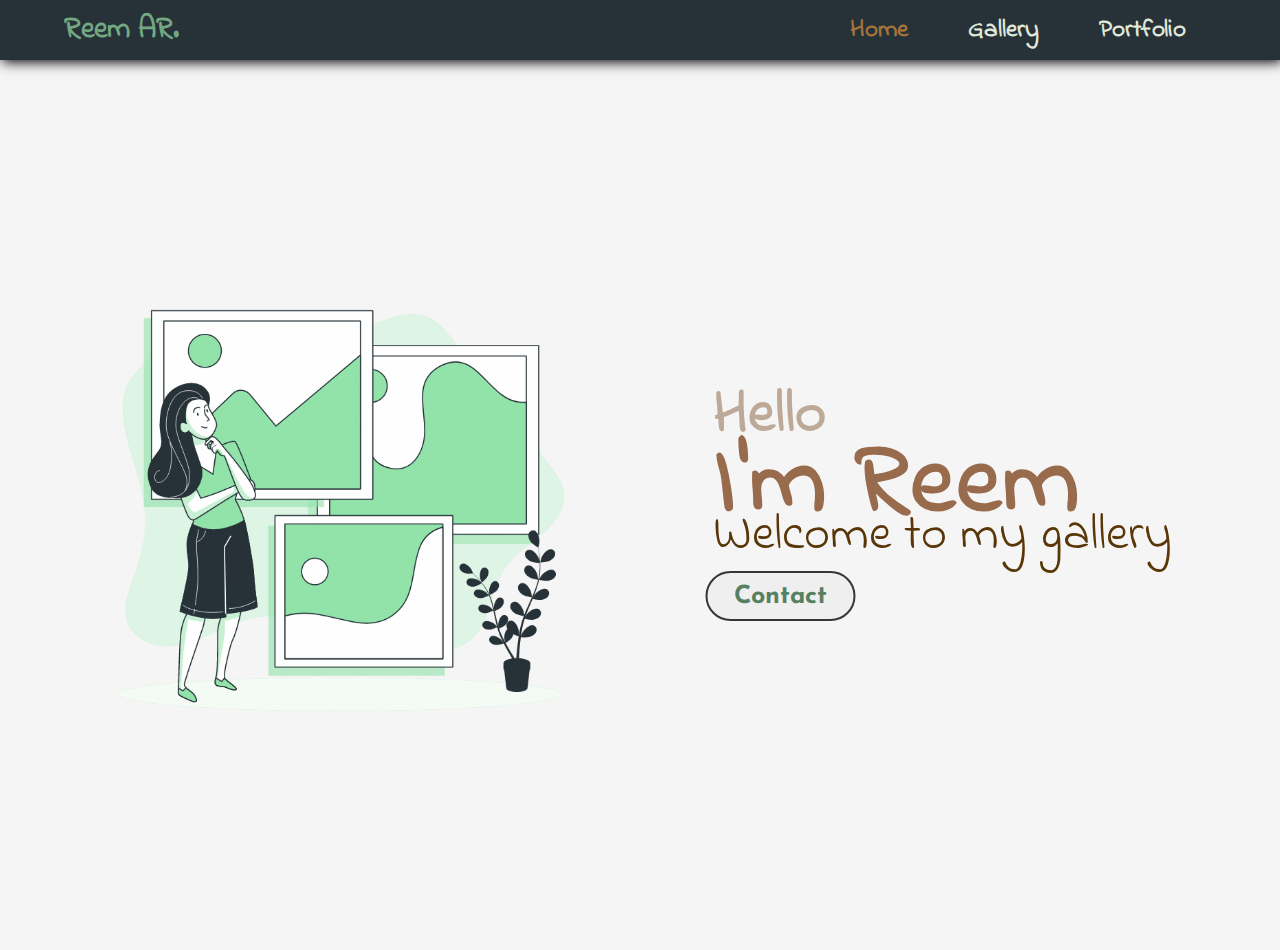
<file: index.html>
<!DOCTYPE html>
<html lang="en">

<head>
    <link rel="stylesheet" type="text/css" href="index.css">
    <meta charset="UTF-8">
    <meta name="viewport" content="width=device-width, initial-scale=1.0">
    <link href="https://fonts.googleapis.com/css2?family=Indie+Flower&display=swap" rel="stylesheet">
    <link rel="preconnect" href="https://fonts.gstatic.com">
    <link href="https://fonts.googleapis.com/css2?family=Josefin+Sans&display=swap" rel="stylesheet">
    <meta name="viewport" content="width=device-width, initial-scale=1.0">

    <meta http-equiv="X-UA-Compatible" content="ie=edge" />

    <title>My Website</title>

</head>

<body>
    <section>
        <nav>
            <a href="index.html" class="logo"> Reem AR.</a>
            <ul>
                <li> <a href="index.html" class="active"> Home</a></li>
                <li> <a href="gallery.html"> Gallery</a></li>
                <li> <a href="portfolio.html"> Portfolio</a></li>
            </ul>
        </nav>

        <div class="text-container">
            <p>Hello</p>
            <p>I'm Reem</p>
            <p>Welcome to my gallery</p>
            <a href="contact.html"><button class="contact"> Contact</button></a>


        </div>

        <img src="img/Photos.gif" class="model" alt="model">
    </section>

</body>

</html>
</file>
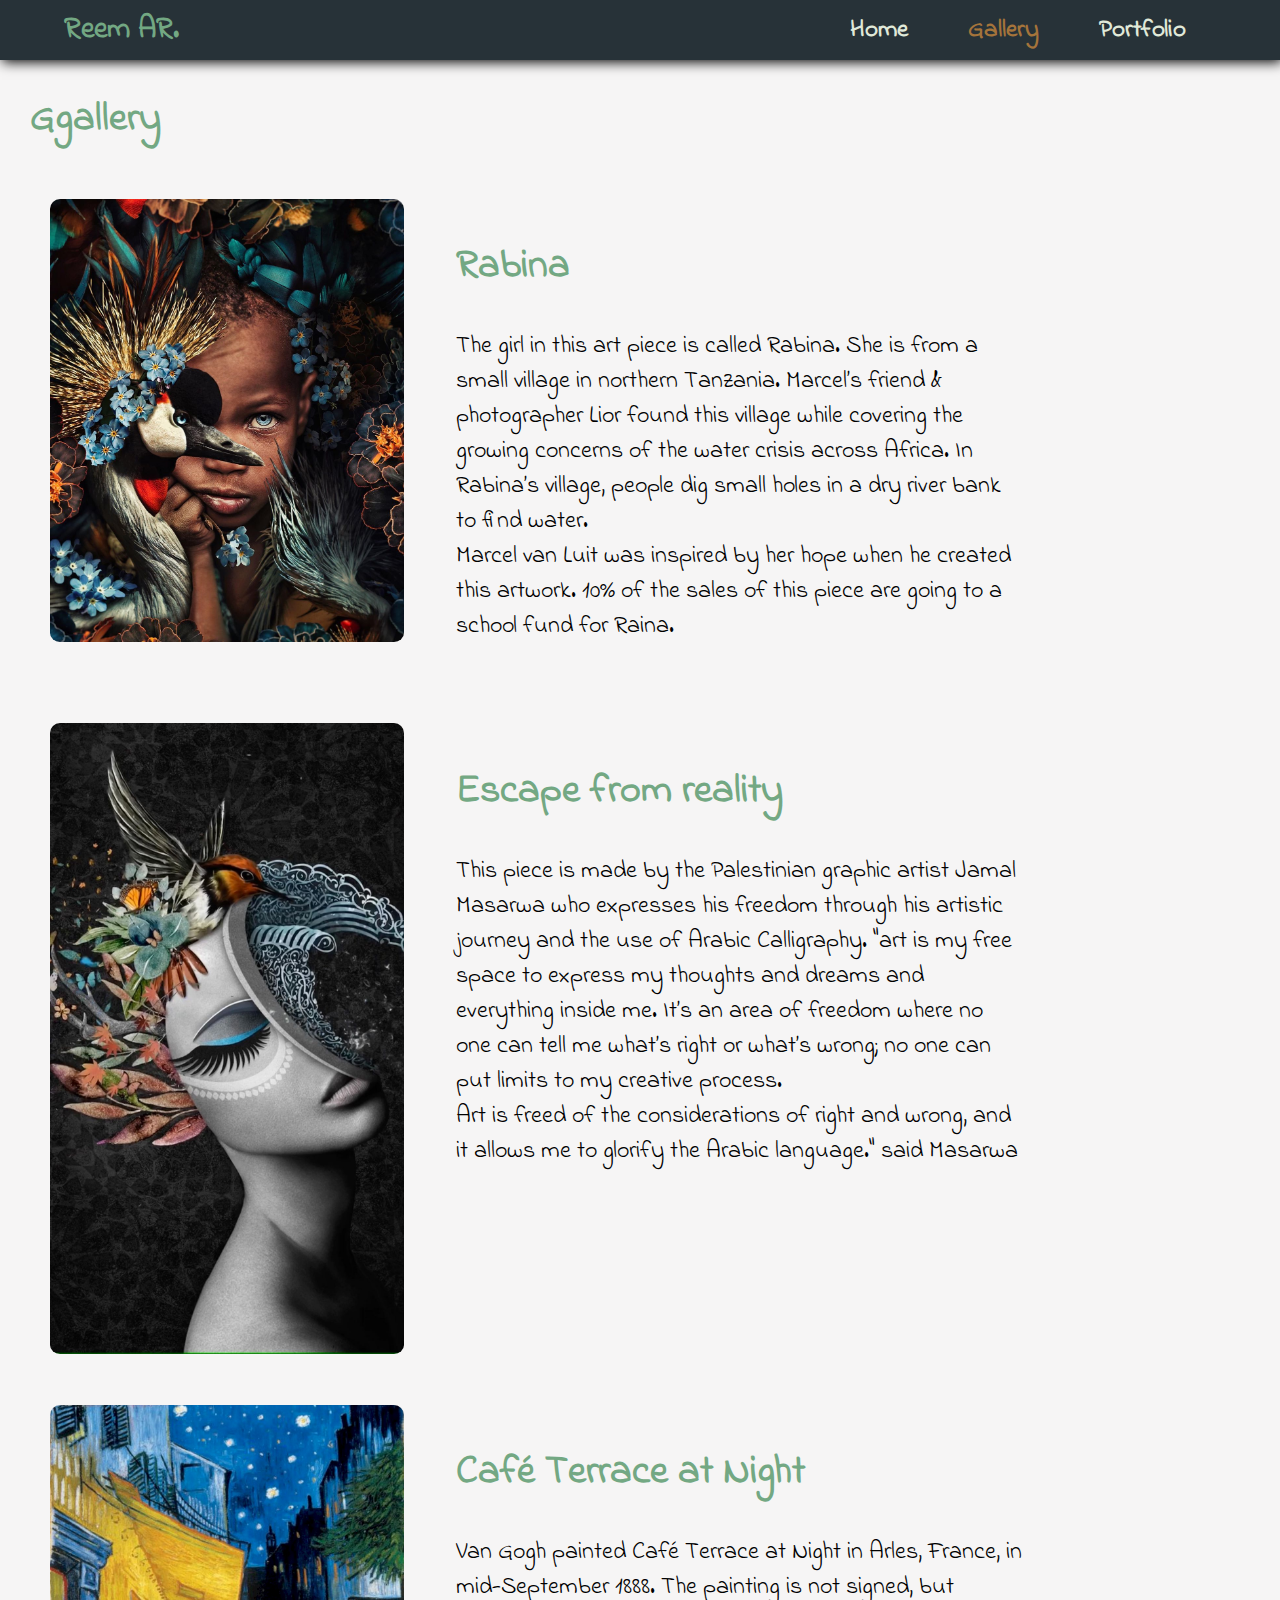
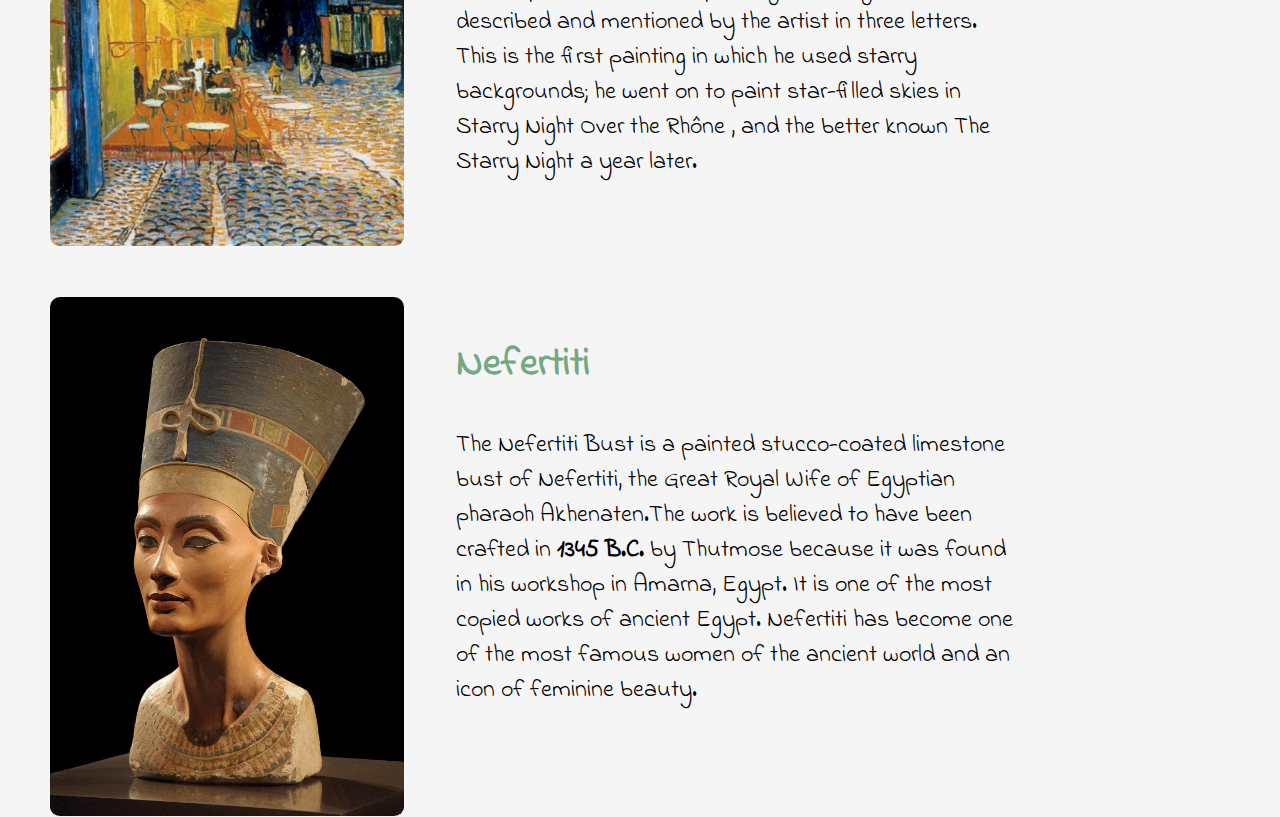
<file: gallery.html>
<!DOCTYPE html>
<html lang="en">

<head>
    <link rel="stylesheet" type="text/css" href="gallery.css">
    <meta charset="UTF-8">
    <meta name="viewport" content="width=device-width, initial-scale=1.0">
    <link href="https://fonts.googleapis.com/css2?family=Indie+Flower&display=swap" rel="stylesheet">
    <link rel="preconnect" href="https://fonts.gstatic.com">
    <link href="https://fonts.googleapis.com/css2?family=Josefin+Sans&display=swap" rel="stylesheet">
    <meta name="viewport" content="width=device-width, initial-scale=1.0">
    <meta http-equiv="X-UA-Compatible" content="ie=edge" />
    <title>My Website</title>
</head>

<body>

    <section>
        <nav>
            <a href="index.html" class="logo"> Reem AR.</a>
            <ul>
                <li> <a href="index.html"> Home</a></li>
                <li> <a href="gallery.html" class="active"> Gallery</a></li>
                <li> <a href="portfolio.html"> Portfolio</a></li>
            </ul>
        </nav>
        <section class="gallery">
            <h1>Ggallery</h1>
            <div class="gallery">
                <a target="_blank" href="img/Rabina.jpg">
                    <img src="img/Rabina.jpg" alt="Rabina" src="https://www.marcelvanluit.com/blog/">
                </a>
                <div class="desc">
                    <h2>Rabina</h2>
                    <p>
                        The girl in this art piece is called Rabina. She is from a small village in northern Tanzania.
                        Marcel’s friend & photographer Lior found this village while covering the growing concerns of
                        the water crisis across Africa. In Rabina’s village, people dig small holes in a dry river bank
                        to find water. <br> Marcel van Luit was inspired by her hope when he created this artwork. 10%
                        of the
                        sales of this piece are going to a school fund for Raina.
                    </p>
                </div>
            </div>


            <div class="gallery">
                <a target="_blank" href="img/jam.jpg">
                    <img src="img/jam.jpg" alt="Escape from reality" src="https://www.instagram.com/p/CCdKvRaDTux/">
                </a>
                <div class="desc">
                    <h2>Escape from reality</h2>
                    <p>
                        This piece is made by the Palestinian graphic artist Jamal Masarwa who expresses his freedom
                        through his artistic journey and the use of Arabic Calligraphy.
                        "art is my free space to express my thoughts and dreams and everything inside me. It’s an area
                        of ​​freedom where no one can tell me what’s right or what’s wrong; no one can put limits to my
                        creative process. <br> Art is ​​freed of the considerations of right and wrong, and it allows me
                        to glorify the Arabic language." said Masarwa
                    </p>
                </div>
            </div>


            <div class="gallery">
                <a target="_blank" href="img/arles.jpg">
                    <img src="img/arles.jpg" alt="Café Terrace at Night"
                        src="https://nl.wikipedia.org/wiki/Caf%C3%A9terras_bij_nacht">
                </a>
                <div class="desc">
                    <h2>Café Terrace at Night </h2>
                    <p>
                        Van Gogh painted Café Terrace at Night in Arles, France, in mid-September 1888. The painting is
                        not signed, but described and mentioned by the artist in three letters.
                        This is the first painting in which he used starry backgrounds; he went on to paint star-filled
                        skies in Starry Night Over the Rhône , and the better known The Starry Night a year later.
                    </p>
                </div>
            </div>
            <div class="gallery">
                <a target="_blank" href="img/Nofretete_Neues_Museum.jpg">
                    <img src="img/Nofretete_Neues_Museum.jpg" alt="Nefertiti"
                        src="https://en.wikipedia.org/wiki/Nefertiti#/media/File:Nofretete_Neues_Museum.jpg">
                </a>
                <div class="desc">
                    <h2>Nefertiti</h2>
                    <p>
                        The Nefertiti Bust is a painted stucco-coated limestone bust of Nefertiti, the Great Royal Wife
                        of Egyptian pharaoh Akhenaten.The work is believed to have been crafted in <b>1345 B.C.</b> by
                        Thutmose because it was found in his workshop in Amarna, Egypt. It is one of the most copied
                        works of ancient Egypt. Nefertiti has become one of the most famous women of the ancient world
                        and an icon of feminine beauty.
                    </p>
                </div>
            </div>



        </section>
    </section>
</body>

</html>
</file>
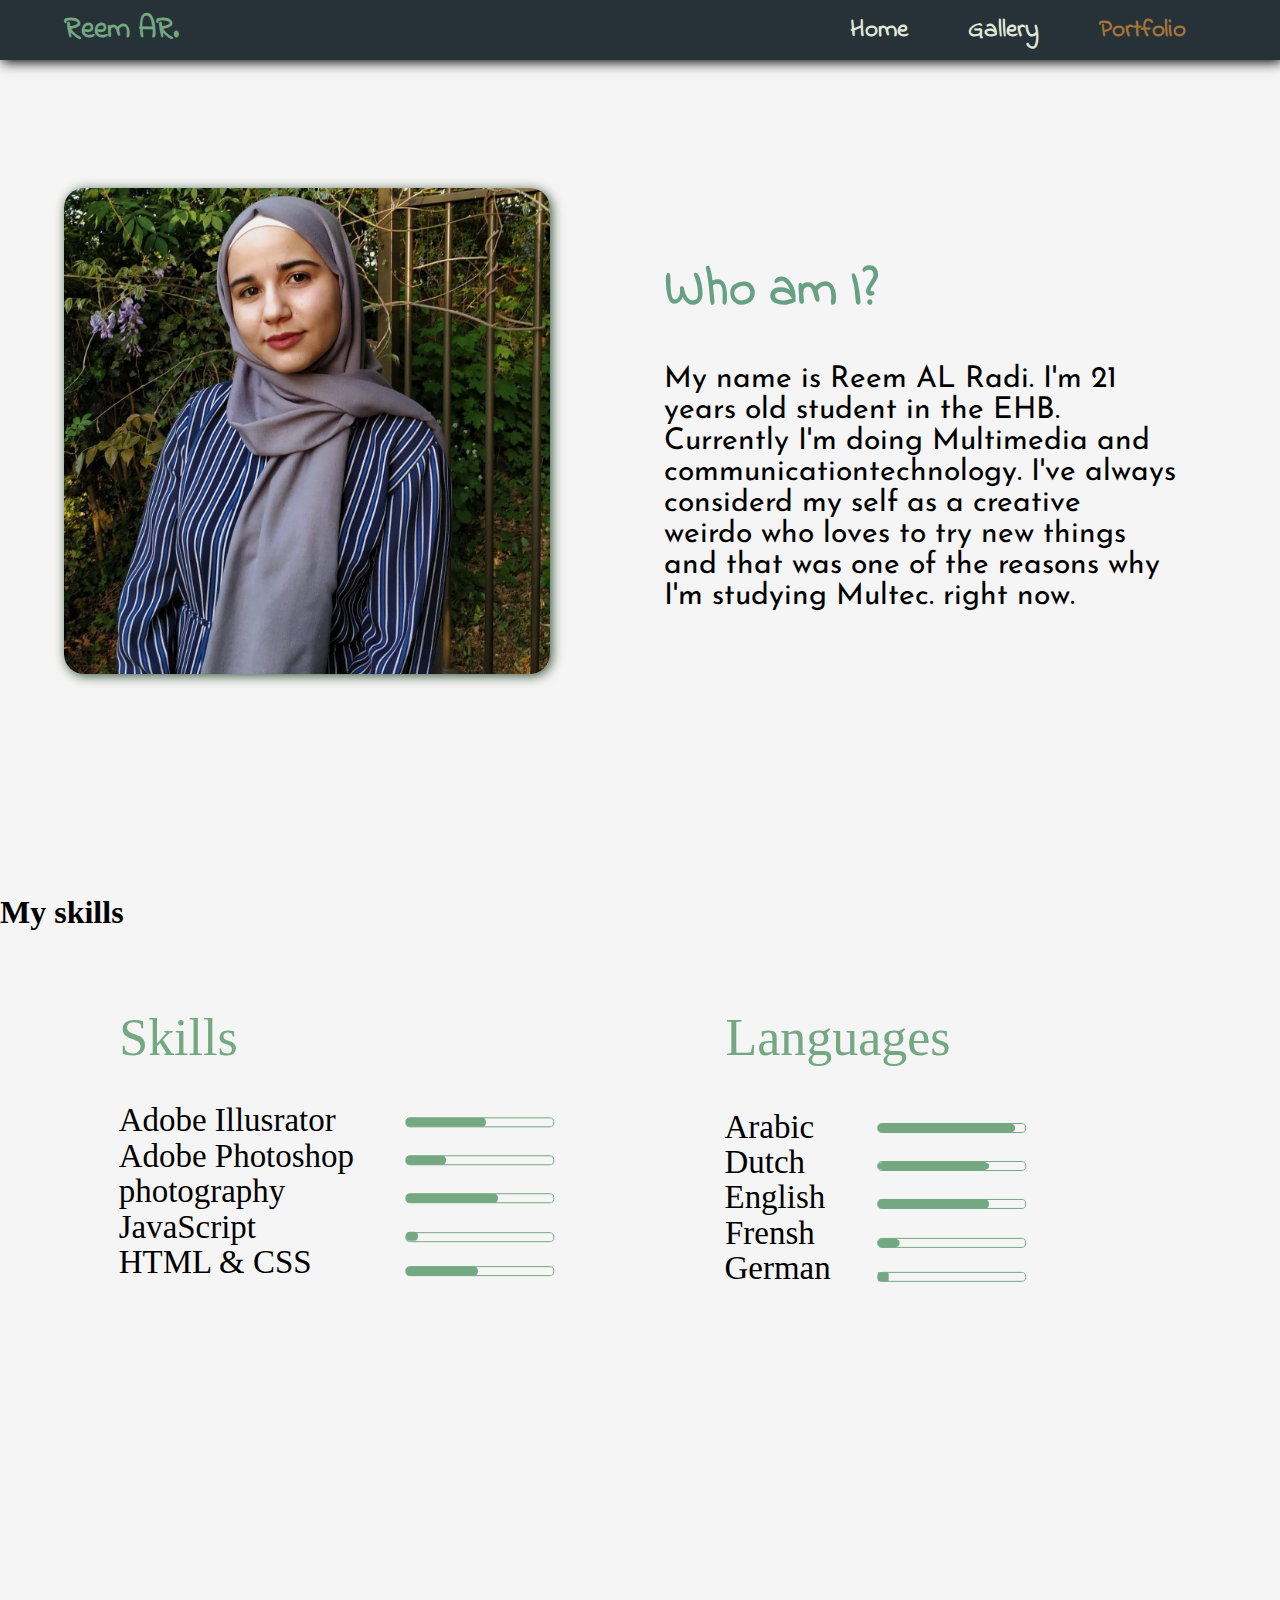
<file: html.html>
<!DOCTYPE html>
<html lang="en">

<head>
    <meta charset="UTF-8">
    <link rel="stylesheet" type="text/css" href="portfolio.css">
    <meta name="viewport" content="width=device-width, initial-scale=1.0">
    <link href="https://fonts.googleapis.com/css2?family=Indie+Flower&display=swap" rel="stylesheet">
    <link rel="preconnect" href="https://fonts.gstatic.com">
    <link href="https://fonts.googleapis.com/css2?family=Josefin+Sans&display=swap" rel="stylesheet">

    <title>Document</title>
</head>


<body>
    <section class="about">
        <nav>
            <a href="#" class="logo"> Reem AR.</a>
            <ul>
                <li> <a href="index.html"> Home</a></li>
                <li> <a href="gallery.html"> Gallery</a></li>
                <li> <a href="portfolio.html" class="active"> Portfolio</a></li>
            </ul>
        </nav>

        <img src="img/ME.jpeg" alt="Reem Al Radi" class="me">
        <div class="about-text">
            <h1>Who am I?</h1>
            <p>My name is Reem AL Radi. I'm 21 years old student in the EHB. Currently I'm doing Multimedia and
                communicationtechnology.
                I've always considerd my self as a creative weirdo who loves to try new things and that was one of the
                reasons why I'm studying Multec. right now. </p>


        </div>
    </section>
    <section class="skils">
        <img src="img/skil.gif" alt="skils gif" class="skils-gif">
        <div class="skils-text">
            <h1>My skills</h1>
            <img src="img/skils-diagram.svg" alt="" class="diagram">
        </div>
    </section>

</body>

</html>
</file>
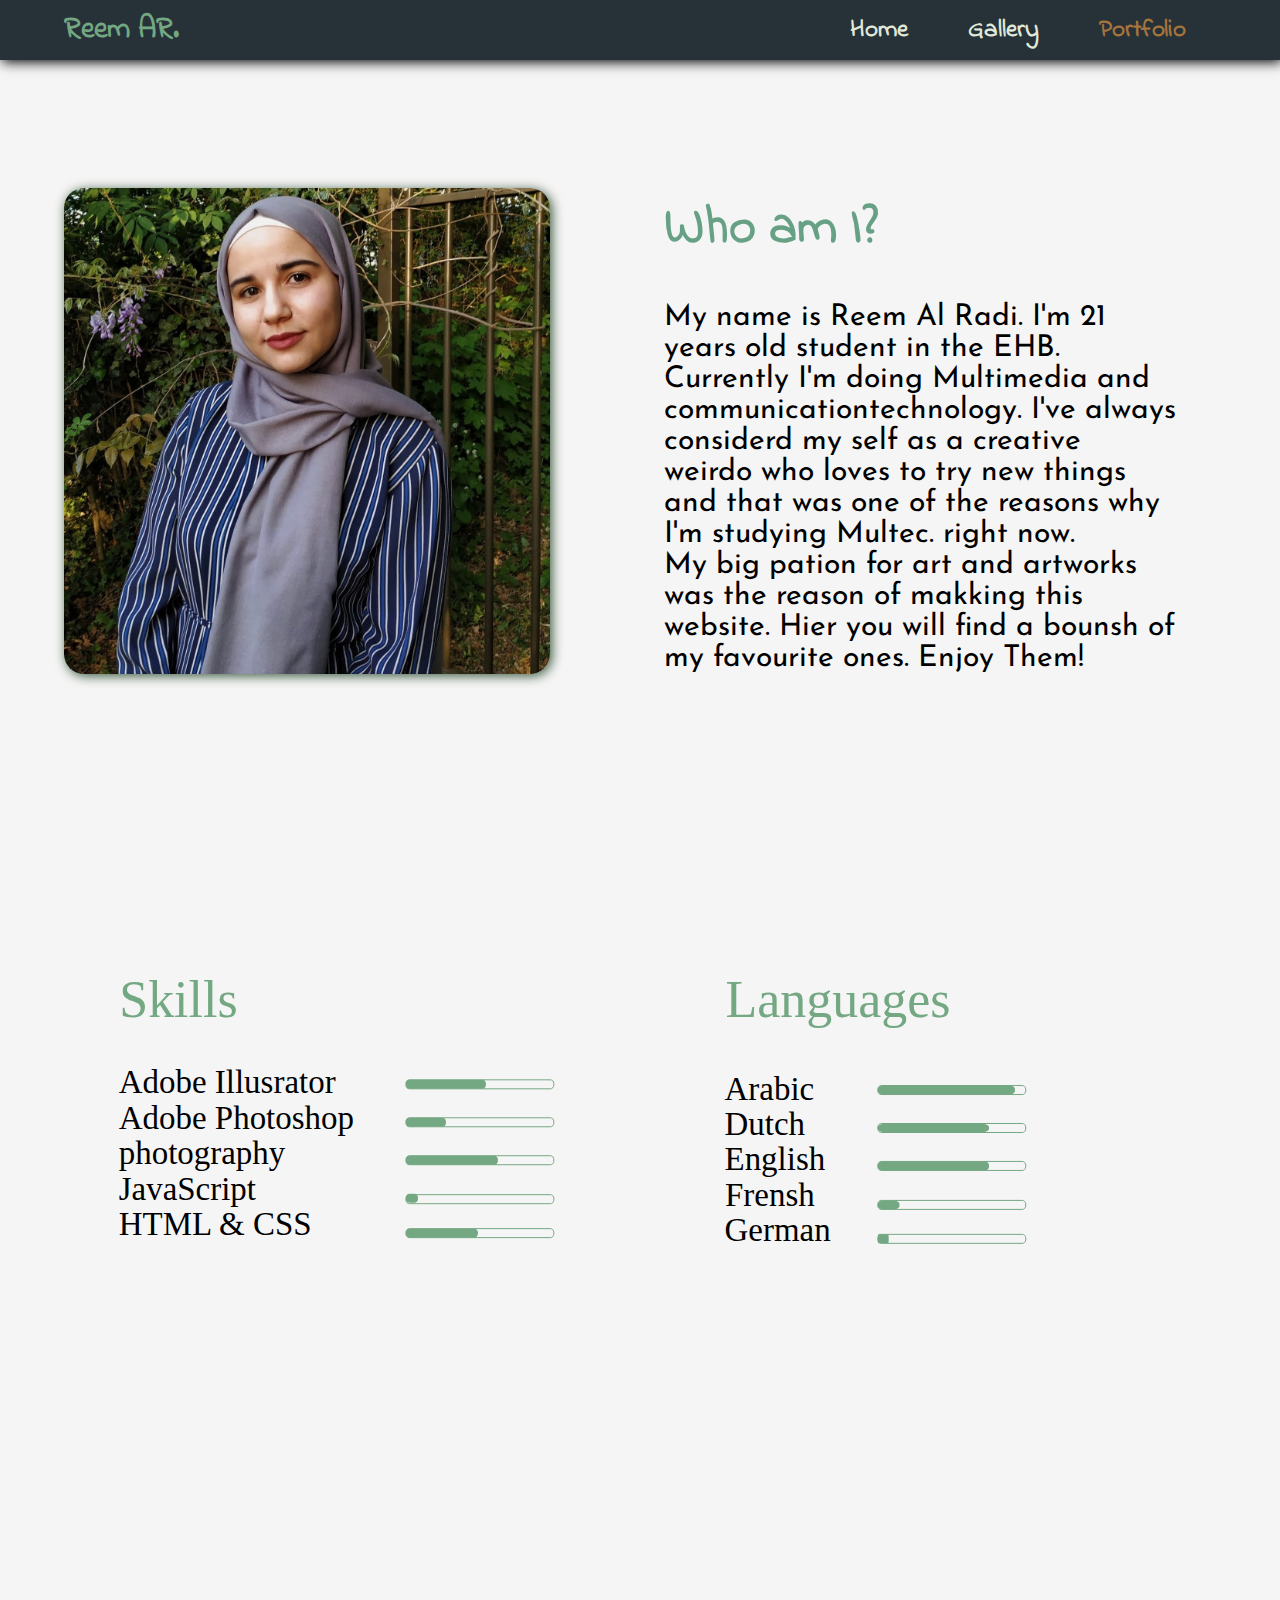
<file: portfolio.html>
<!DOCTYPE html>
<html lang="en">

<head>
    <meta charset="UTF-8">
    <link rel="stylesheet" type="text/css" href="portfolio.css">
    <meta name="viewport" content="width=device-width, initial-scale=1.0">
    <link href="https://fonts.googleapis.com/css2?family=Indie+Flower&display=swap" rel="stylesheet">
    <link rel="preconnect" href="https://fonts.gstatic.com">
    <link href="https://fonts.googleapis.com/css2?family=Josefin+Sans&display=swap" rel="stylesheet">
    <title>Document</title>

</head>


<body>

    <nav>
        <a href="index.html" class="logo"> Reem AR.</a>
        <ul>
            <li> <a href="index.html"> Home</a></li>
            <li> <a href="gallery.html"> Gallery</a></li>
            <li> <a href="portfolio.html" class="active"> Portfolio</a></li>
        </ul>
    </nav>
    <section>
        <img src="img/ME.jpeg" alt="Reem Al Radi" class="me">
        <div class="about-text">

            <h1>Who am I?</h1>
            <p>My name is Reem Al Radi. I'm 21 years old student in the EHB. Currently I'm doing Multimedia and
                communicationtechnology.
                I've always considerd my self as a creative weirdo who loves to try new things and that was one of the
                reasons why I'm studying Multec. right now.
                <br>My big pation for art and artworks was the reason of makking this website. Hier you will find a
                bounsh of my favourite ones. Enjoy Them!
            </p>
        </div>

    </section>
    </section>

    <section class="skils">

        <div class="skils-text">
            <img src="img/skils-diagram.svg" alt="" class="diagram">
            <img src="img/skil.gif" alt="skils gif" class="skils-gif">

        </div>
    </section>

</body>

</html>
</file>
<file: index.css>
@charset "utf-8";

body {
    background-color: #f6f5f5;
    margin: 0px;
    padding: 0px;
}

ul {
    list-style: none;

}

a {
    text-decoration: none;

}

section {
    width: 100%;
    height: 95vh;
    background-image: url(img/pexels-photo-2013664.jpeg) no-repeat;
    background-size: cover;
    position: relative;

}

nav {
    display: flex;
    justify-content: space-between;
    align-items: center;
    height: 60px;
    background-color: #273238;
    box-shadow: 2px 2px 12px rgba(0, 0, 0, 2);
    padding: 0px 5%;

}

nav ul {
    display: flex;
}

nav ul li a {
    margin: 30px;
    font-family: 'Indie Flower', cursive;
    color: #e0e9d9;
    font-size: 25px;
    font-weight: 700;
}

.logo {
    font-family: 'Indie Flower', cursive;
    color: #73a883;
    font-size: 30px;
    font-weight: 800;

}

.active {
    font-weight: bold;
    color: #a5743b;
}

.text-container p:nth-child(1) {
    font-family: 'Indie Flower', cursive;
    font-weight: bold;
    font-size: 70px;
    color: #bda997;
}

.text-container p:nth-child(2) {
    font-family: 'Indie Flower', cursive;
    font-weight: bold;
    letter-spacing: 1px;
    color: #996b4d;
    font-size: 120px;
}

.text-container p:nth-child(3) {
    font-family: 'Indie Flower', cursive;
    font-size: 50px;
    color: #583608;
    line-height: 40px;
}

.text-container p {
    text-align: left;
    transform: translate(130%, 30%);
    line-height: 70px;
    margin: 15px 0px 25px;
}



.text-container button {
    width: 200px;
    height: 55px;
    border-radius: 40px;
    font-family: 'Josefin Sans', sans-serif;
    font-weight: bold;
    font-size: 30px;
    outline: none;
    margin: 0px 10px;
    transform: translate(290%, 30%);

}

.contact {
    border: 2px solid #373636;
    color: #568062;

}



button:active {
    transform: scale(1.1);
}


.text-container {
    position: absolute;
    left: 13%;
    top: 13%;
    transform: translate(50%, 100%);
}

.model {
    position: absolute;
    padding: 0px 15px;

}


@media screen and (max-width: 768px) {
    .text-container p {
        text-align: left;
        transform: translate(-30%, -50%);
        line-height: 50px;
        margin: 15px 0px 5px;
    }

    .text-container p:nth-child(1) {
        font-family: 'Indie Flower', cursive;
        font-weight: bold;
        font-size: 60px;
        color: #bda997;
    }

    .text-container p:nth-child(2) {
        font-family: 'Indie Flower', cursive;
        font-weight: bold;
        letter-spacing: 1px;
        color: #996b4d;
        font-size: 90px;
    }

    .text-container p:nth-child(3) {
        font-family: 'Indie Flower', cursive;
        font-size: 40px;
        color: #583608;
        line-height: 30px;
    }

    .text-container button {
        width: 150px;
        height: 50px;
        border-radius: 40px;
        font-family: 'Josefin Sans', sans-serif;
        font-weight: bold;
        font-size: 25px;
        outline: none;
        margin: 0px 10px;
        transform: translate(-80%, 0%);

    }

    .model {
        position: absolute;
        padding: 0px 15px;
        transform: translate(20%, 13%);
        width: 0%;
    }

}

@media screen and (min-width: 768px) and (max-width: 1024px) {
    .text-container p {
        text-align: left;
        transform: translate(-30%, -50%);
        line-height: 50px;
        margin: 15px 0px 5px;
    }

    .text-container p:nth-child(1) {
        font-family: 'Indie Flower', cursive;
        font-weight: bold;
        font-size: 60px;
        color: #bda997;
    }

    .text-container p:nth-child(2) {
        font-family: 'Indie Flower', cursive;
        font-weight: bold;
        letter-spacing: 1px;
        color: #996b4d;
        font-size: 90px;
    }

    .text-container p:nth-child(3) {
        font-family: 'Indie Flower', cursive;
        font-size: 40px;
        color: #583608;
        line-height: 30px;
    }

    .text-container button {
        width: 150px;
        height: 50px;
        border-radius: 40px;
        font-family: 'Josefin Sans', sans-serif;
        font-weight: bold;
        font-size: 25px;
        outline: none;
        margin: 0px 10px;
        transform: translate(-80%, 0%);

    }

    .model {
        position: absolute;
        padding: 0px 15px;
        transform: translate(20%, 13%);
        width: 0%;
    }
}

@media screen and (min-width: 1024px) and (max-width: 1200px) {
    .text-container p {
        text-align: left;
        transform: translate(44%, 100%);
        line-height: 40px;
        margin: 15px 0px 5px;
    }

    .text-container p:nth-child(1) {
        font-family: 'Indie Flower', cursive;
        font-weight: bold;
        font-size: 70px;
        color: #bda997;
    }

    .text-container p:nth-child(2) {
        font-family: 'Indie Flower', cursive;
        font-weight: bold;
        letter-spacing: 1px;
        color: #996b4d;
        font-size: 100px;
        line-height: 50px;
    }

    .text-container p:nth-child(3) {
        font-family: 'Indie Flower', cursive;
        font-size: 50px;
        color: #583608;
        line-height: 40px;
    }

    .text-container button {
        width: 170px;
        height: 50px;
        border-radius: 40px;
        font-family: 'Josefin Sans', sans-serif;
        font-weight: bold;
        font-size: 30px;
        outline: none;
        margin: 0px 10px;
        transform: translate(110%, 70%);

    }

    .model {
        position: absolute;
        padding: 200px 30px;
        width: 500px;
    }
}

@media screen and (min-width:1200px) and (max-width: 1800px) {
    .text-container p {
        text-align: left;
        transform: translate(60%, 100%);
        line-height: 40px;
        padding: 0px 10px;
        margin: 15px 5px 5px;
    }

    .text-container p:nth-child(1) {
        font-family: 'Indie Flower', cursive;
        font-weight: bold;
        font-size: 60px;
        color: #bda997;
    }

    .text-container p:nth-child(2) {
        font-family: 'Indie Flower', cursive;
        font-weight: bold;
        letter-spacing: 1px;
        color: #996b4d;
        font-size: 100px;
        line-height: 50px;
    }

    .text-container p:nth-child(3) {
        font-family: 'Indie Flower', cursive;
        font-size: 50px;
        color: #583608;
        line-height: 40px;
    }

    .text-container button {
        width: 150px;
        height: 50px;
        border-radius: 40px;
        font-family: 'Josefin Sans', sans-serif;
        font-weight: bold;
        font-size: 25px;
        outline: none;
        margin: 0px 10px;
        transform: translate(190%, 100%);

    }

    .model {
        position: absolute;
        padding: 170px 65px;
        width:550px;
    }
}

@media screen and (min-width:1800px){
    .text-container p {
        text-align: left;
        transform: translate(60%, 100%);
        line-height: 40px;
        padding: 0px 10px;
        margin: 15px 5px 5px;
    }

    .text-container p:nth-child(1) {
        font-family: 'Indie Flower', cursive;
        font-weight: bold;
        font-size: 70px;
        color: #bda997;
    }

    .text-container p:nth-child(2) {
        font-family: 'Indie Flower', cursive;
        font-weight: bold;
        letter-spacing: 1px;
        color: #996b4d;
        font-size: 120px;
        line-height: 60px;
    }

    .text-container p:nth-child(3) {
        font-family: 'Indie Flower', cursive;
        font-size: 60px;
        color: #583608;
        line-height: 50px;
    }

    .text-container button {
        width: 150px;
        height: 50px;
        border-radius: 40px;
        font-family: 'Josefin Sans', sans-serif;
        font-weight: bold;
        font-size: 25px;
        outline: none;
        margin: 0px 10px;
        transform: translate(230%, 130%);

    }

    .model {
        position: absolute;
        padding: 170px 65px;
        width:750px;
    }

}
</file>
<file: gallery.css>
@charset "utf-8";

body {
    background-color: #f6f5f5;
    margin: 0px;
    padding: 0px;
}

ul {
    list-style: none;

}

a {
    text-decoration: none;

}

section {
    width: 100%;
    height: 95vh;
    position: relative;

}

nav {
    display: flex;
    justify-content: space-between;
    align-items: center;
    height: 60px;
    background-color: #273238;
    box-shadow: 2px 2px 12px rgba(0, 0, 0, 2);
    padding: 0px 5%;

}

nav ul {
    display: flex;
}

nav ul li a {
    margin: 30px;
    font-family: 'Indie Flower', cursive;
    color: #e0e9d9;
    font-size: 25px;
    font-weight: 700;
}

.logo {
    font-family: 'Indie Flower', cursive;
    color: #73a883;
    font-size: 30px;
    font-weight: 800;

}

.active {
    font-weight: bold;
    color: #a5743b;
}

h1 {
    font-family: 'Indie Flower', cursive;
    color: #73a883;
    font-size: 40px;
    font-weight: 800;
    margin: 30px;
}

div.gallery {
    margin: 50px;
    display: flex;
    width: 80%;
}



div.gallery img {
    border-radius: 10px;
    max-width: 40rem;
    position: relative;
    height: auto;
    vertical-align: center;
}


div.desc {

    padding: 25px;
    width: 100%;
    text-align: left;
    font-family: 'Indie Flower', cursive;
    font-size: 25px;
}

div.desc h2 {
    color: #73a883;
    font-size: 30px;
}

@media screen and (max-width: 768px) {
    .header a {
        float: none;
        display: block;
        width: 100%;
        text-align: left;

    }

    div.gallery img {
        display: block;
        width: 100%;
        position: relative;

    }

    div.desc {

        padding: 0px 5%;
        width: 100%;
        text-align: left;
        font-family: 'Indie Flower', cursive;
        font-size: 16px;
    }

    div.desc h2 {
        padding: 0px;
        width: 100%;
        text-align: left;
        font-family: 'Indie Flower', cursive;
        font-size: 23px;
    }
}

@media only screen and (min-width: 768px) and (max-width: 1024px) {
    .header a {
        float: none;
        display: block;
        text-align: left;
    }

    div.gallery img {
        display: block;
        width: 100%;
        padding-bottom: 3px;

    }

    div.desc {
        padding: 0px 5%;
        width: 100%;
        text-align: left;
        font-family: 'Indie Flower', cursive;
        font-size: 18px;
    }

    div.desc h2 {
        padding: 0px 5px;
        width: 100%;
        text-align: left;
        font-family: 'Indie Flower', cursive;
        font-size: 26px;
    }



}

@media only screen and (min-width: 1024px) and (max-width: 1200px) {
    .header a {
        float: none;
        display: block;
        text-align: left;
    }

    div.gallery img {
        display: block;
        width: 100%;
        padding-bottom: 0px;

    }

    div.desc {
        padding: 5px 5%;
        width: 100%;
        text-align: left;
        font-family: 'Indie Flower', cursive;
        font-size: 22px;
    }

    div.desc h2 {
        padding: 0px;
        width: 100%;
        text-align: left;
        font-family: 'Indie Flower', cursive;
        font-size: 35px;
    }
}


@media only screen and (min-width: 1200px) {
    .header a {
        float: none;
        display: block;
        text-align: left;
    }

    div.gallery img {
        display: block;
        width: 100%;
        padding-bottom: 1px;

    }

    div.desc {
        padding: 5px 5%;
        width: 100%;
        text-align: left;
        font-family: 'Indie Flower', cursive;
        font-size: 24px;
    }

    div.desc h2 {
        padding: 0px;
        width: 100%;
        text-align: left;
        font-family: 'Indie Flower', cursive;
        font-size: 40px;
    }
}
</file>
<file: portfolio.css>
@charset "utf-8";

body {
    background-color: #f6f5f5;
    margin: 0px;
    padding: 0px;
}

ul {
    list-style: none;

}

a {
    text-decoration: none;

}


section {
    width: 100%;
    height: 95vh;
    position: relative;

}

nav {
    display: flex;
    justify-content: space-between;
    align-items: center;
    height: 60px;
    background-color: #273238;
    box-shadow: 2px 2px 12px rgba(0, 0, 0, 2);
    padding: 0px 5%;

}

nav ul {
    display: flex;
}

nav ul li a {
    margin: 30px;
    font-family: 'Indie Flower', cursive;
    color: #e0e9d9;
    font-size: 25px;
    font-weight: 700;
}

.logo {
    font-family: 'Indie Flower', cursive;
    color: #73a883;
    font-size: 30px;
    font-weight: 800;

}

.active {
    font-weight: bold;
    color: #a5743b;
}

.about-text {
    width: 40%;
    display: inline-block;
    margin-left: 50px;
    transform: translate(10%, -50%);
   
}

.about-text h1 {
    color: #66a185;
    font-family: 'Indie Flower', cursive;
    font-weight: bold;
    font-size: 70px;

}

.about-text p {
    font-family: 'Josefin Sans', sans-serif;
    font-size: 30px;
}


img.me {
    width: 30%;
    border-radius: 20px;
    box-shadow: 2px 2px 12px rgb(55, 87, 61);
    display: inline-block;
    margin: 10% auto 20px 5%;

}

.skils-gif {
    width: 30%;
    display: inline-block;
    margin: 5% 1% 5%;

}



.diagram {
    width: 53%;
    display: inline-block;

    margin: -6% 5%;
    vertical-align: left;
}


@media screen and (max-width: 768px) {
    .header a {
        float: none;
        display: inline-block;
        text-align: left;
    }

    .about-text {
        padding: 54% 0% 0% 33%;
        position: absolute;

    }

    .about-text h1 {

        font-size: 23px;



    }

    .about-text p {

        font-size: 16px;
    }


    img.me {
        width: 34%;
        border-radius: 20px;
        box-shadow: 2px 2px 12px rgb(55, 87, 61);
        display: inline-block;
        position: absolute;
        margin: 10% 0% 0% 5%;


    }

    .skils-gif {
        width: 0%;
        display: block;
        margin: -70% 5% 90%;
        position: hide;

    }



    .diagram {
        width: 80%;
        display: block;
        position: absolute;
        margin: -0% 7% 0%;
        vertical-align: left;
    }

}

@media screen and (min-width: 768px) and (max-width: 1024px) {
    .header a {
        float: none;
        display: inline-block;
        text-align: left;
    }

    .about-text {
        padding: 54% 0% 0% 35%;
        position: absolute;

    }

    .about-text h1 {

        font-size: 30px;



    }

    .about-text p {

        font-size: 20px;
    }


    img.me {
        width: 37%;
        border-radius: 20px;
        box-shadow: 2px 2px 12px rgb(55, 87, 61);
        display: inline-block;
        position: absolute;
        margin: 10% 0% 0% 5%;


    }

    .skils-gif {
        width: 0%;
        display: inline;
        margin: 0% 0%;
        position: hide;

    }



    .diagram {
        width: 80%;
        display: block;
        position: absolute;
        margin: -35% 7% 0%;

    }
}

@media screen and (min-width: 1024px) and (max-width: 1200px) {
    .header a {
        float: none;
        display: inline-block;
        text-align: left;
    }

    .about-text {
        padding: 59% 0% 0% 37%;
        position: absolute;

    }

    .about-text h1 {

        font-size: 35px;



    }

    .about-text p {

        font-size: 24px;
    }


    img.me {
        width: 40%;
        border-radius: 20px;
        box-shadow: 2px 2px 12px rgb(55, 87, 61);
        display: inline-block;
        position: absolute;
        margin: 10% 0% 0% 5%;



    }

    .skils-gif {
        width: 0%;
        display: inline;
        margin: 0% 0%;
        position: hide;

    }



    .diagram {
        width: 80%;
        display: block;
        position: absolute;
        margin: -10% 7%;

    }
}

@media screen and (min-width:1200px) and (max-width:1500px) {
    .header a {
        float: none;
        display: inline-block;
        text-align: left;
    }

    .about-text {
        padding: 58% 0% 0% 40%;
        position: absolute;

    }

    .about-text h1 {

        font-size: 52px;



    }

    .about-text p {

        font-size: 30px;
    }


    img.me {
        width: 38%;
        border-radius: 20px;
        box-shadow: 2px 2px 12px rgb(55, 87, 61);
        display: inline-block;
        position: absolute;
        margin: 10% 0% 0% 5%;


    }

    .skils-gif {
        width: 0%;
        display: inline-block;
        margin: 0% 0%;
        position: hide;

    }



    .diagram {
        width: 80%;
        display: block;
        position: absolute;
        margin: -10% 7% 0%;

    }
}

@media screen and (min-width:1500px) {
    .header a {
        float: none;
        display: inline-block;
        text-align: left;
    }

    .about-text {
        padding: 57% 0% 0% 40%;
        position: absolute;

    }

    .about-text h1 {

        font-size: 52px;



    }

    .about-text p {

        font-size: 35px;
    }


    img.me {
        width: 42%;
        border-radius: 20px;
        box-shadow: 2px 2px 12px rgb(55, 87, 61);
        display: inline-block;
        position: absolute;
        margin: 10% 0% 0% 5%;


    }

    .skils-gif {
        width: 35%;
        display: inline-block;
        margin: 15% 0% 0% 65%;
        position: hide;

    }



    .diagram {
        width: 65%;
        display: block;
        position: absolute;
        margin: 10% 5% 0%;

    }
}
</file>
